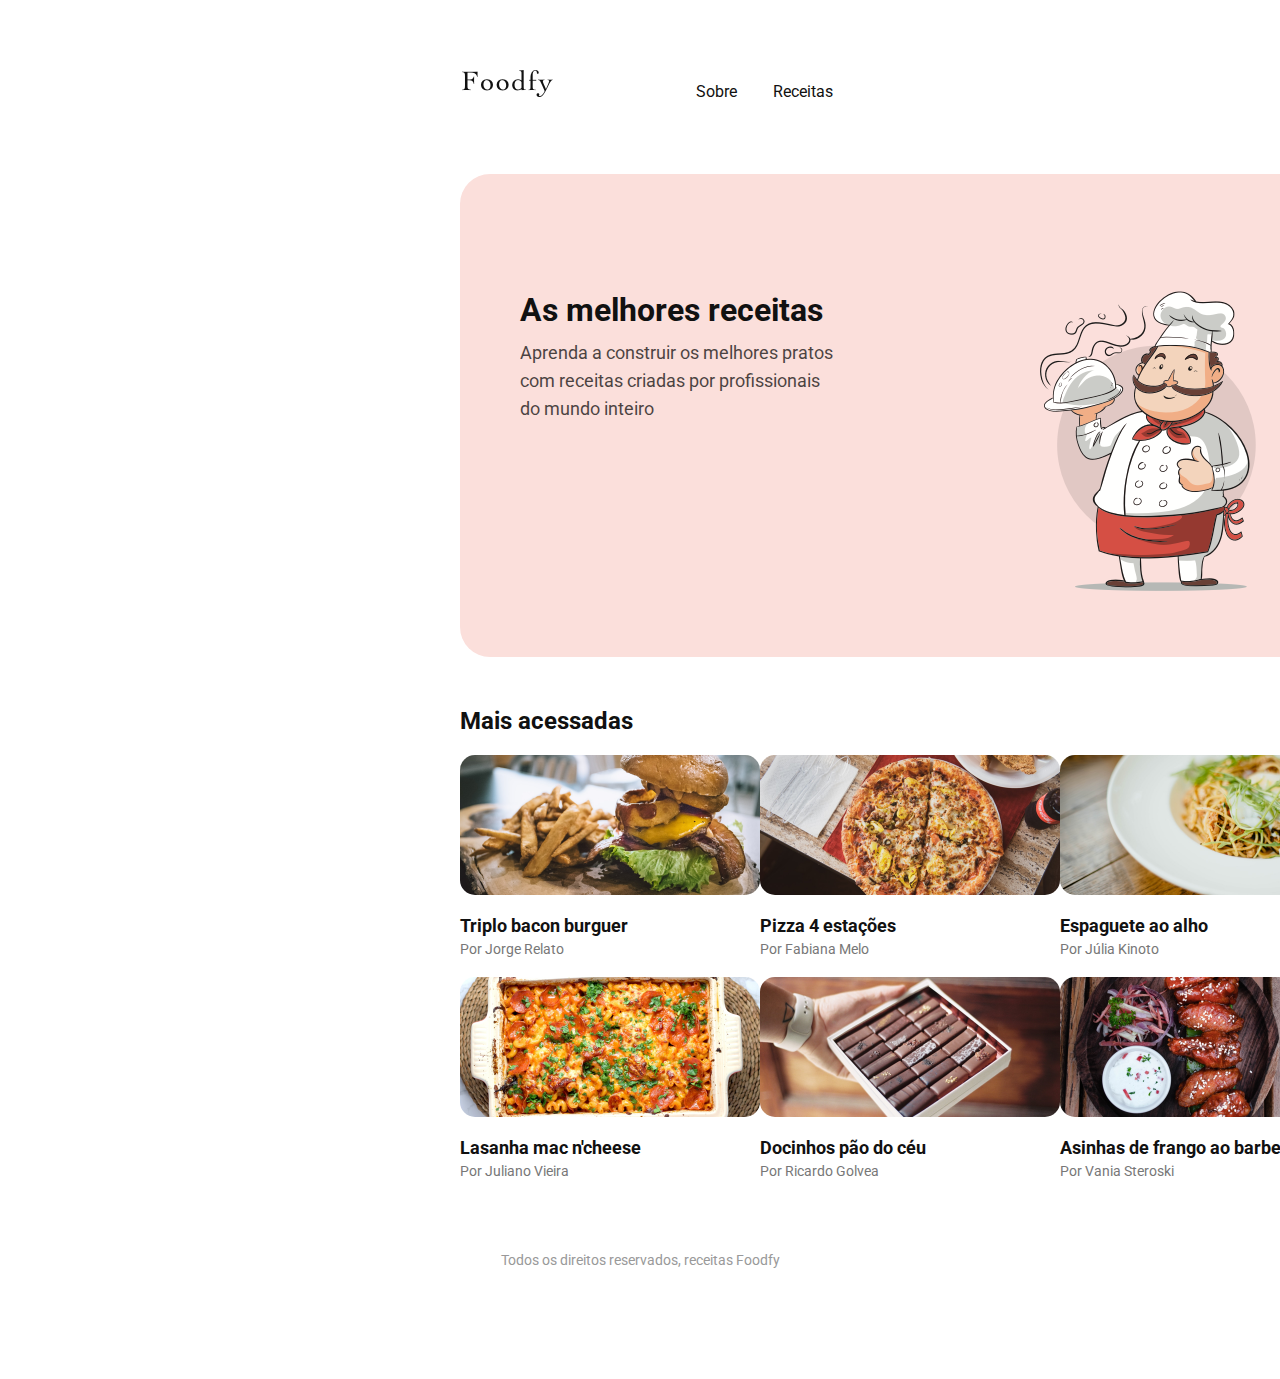
<file: index.html>
<head>
        <title>Foodfy</title>
        <link rel="stylesheet" href="styles.css">
        <link href="https://fonts.googleapis.com/icon?family=Material+Icons"
      rel="stylesheet">

    </head>

    <body>
        <header>
            <div class="links">
                <img src=".\logo.png" alt="logo">
                <a href="sobre.html">Sobre</a>
                <a href="receitas.html">Receitas</a>
            </div>
        </header>

        <div class="chef">
            <h1>As melhores receitas</h1>
            <p>Aprenda a construir os melhores pratos com receitas criadas por profissionais do mundo inteiro</p>
            <img src="./chef.png" alt="chef">
        </div>

        <div class="titulopag">
            <p>Mais acessadas</p>
        </div>
       
        <section class="cards">
            <card>
                <div class="cardimg">
                    <img src="burger.png" alt="burguer">
                </div>
                <div class="cardinfo">Triplo bacon burguer</div>
                <div class="cardauthor">Por Jorge Relato</div>
            </card>
            <card>
                <div class="cardimg">
                    <img src="pizza.png" alt="pizza">
                </div>
                <div class="cardinfo">Pizza 4 estações</div>
                <div class="cardauthor">Por Fabiana Melo</div>
            </card>
            <card>
                <div class="cardimg">
                    <img src="espaguete.png" alt="espaguete">
                </div>
                <div class="cardinfo">Espaguete ao alho</div>
                <div class="cardauthor">Por Júlia Kinoto</div>
            </card>
            <card>
                <div class="cardimg">
                    <img src="lasanha.png" alt="lasanha">
                </div>
                <div class="cardinfo">Lasanha mac n'cheese</div>
                <div class="cardauthor">Por Juliano Vieira</div>
            </card>
            <card>
                <div class="cardimg">
                    <img src="doce.png" alt="doce">
                </div>
                <div class="cardinfo">Docinhos pão do céu</div>
                <div class="cardauthor">Por Ricardo Golvea</div>
            </card>
            <card>
                <div class="cardimg">
                    <img src="asinhas.png" alt="asinhas">
                </div>
                <div class="cardinfo">Asinhas de frango ao barbecue</div>
                <div class="cardauthor">Por Vania Steroski</div>
            </card>
        </section>

        <footer>
            Todos os direitos reservados, receitas Foodfy
        </footer>
    </body>
</file>
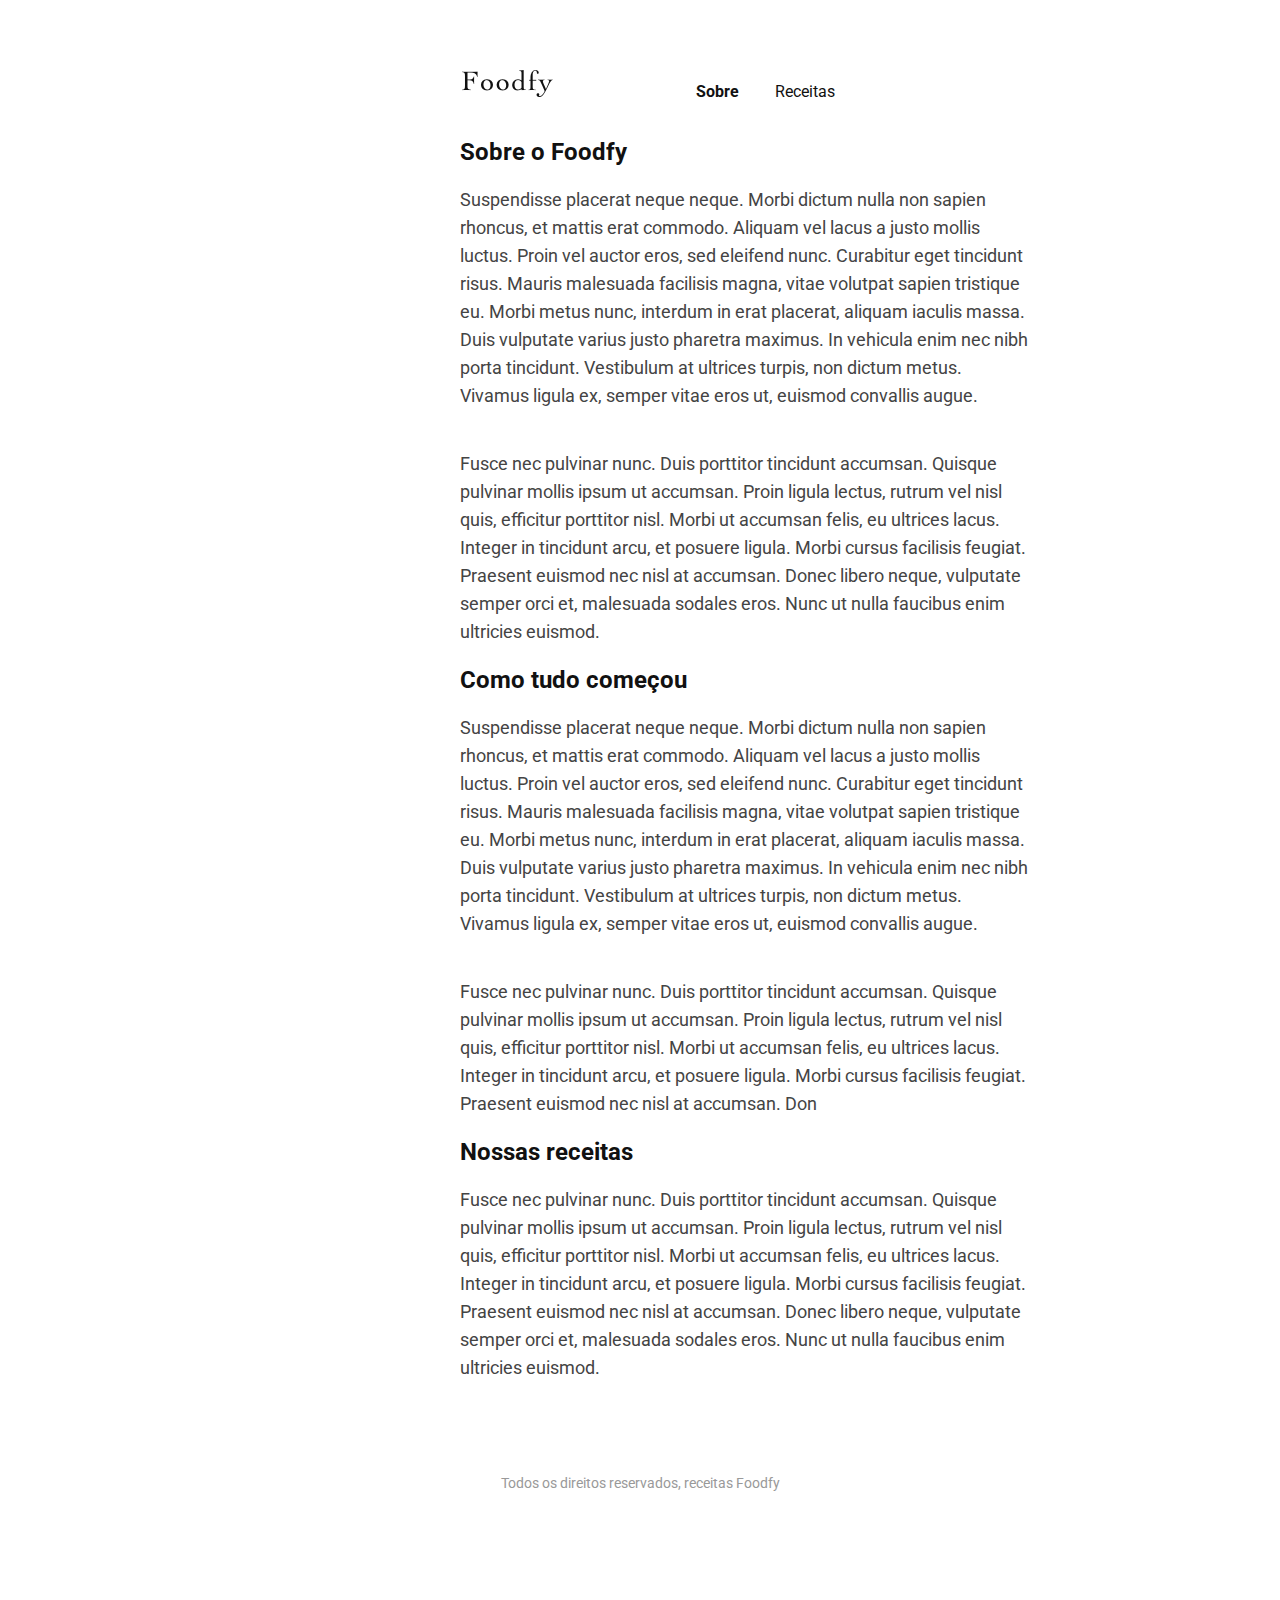
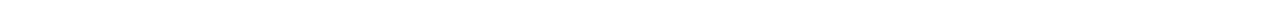
<file: sobre.html>
<head>
    <title>Foodfy</title>
    <link rel="stylesheet" href="styles.css">
    <link href="https://fonts.googleapis.com/icon?family=Material+Icons"
  rel="stylesheet">

</head>

<body>
    <header>
        <div class="links">
            <img src=".\logo.png" alt="logo">
            <a href="sobre.html" style="font-weight: bold;">Sobre</a>
            <a href="receitas.html">Receitas</a>
        </div>
    </header>

    <div class="titulopag">
        <p>Sobre o Foodfy</p>
    </div>
    <div class="infopag">
        <p>
        Suspendisse placerat neque neque. Morbi dictum nulla non sapien rhoncus, et mattis erat commodo. Aliquam vel
        lacus a justo mollis luctus. Proin vel auctor eros, sed eleifend nunc. Curabitur eget tincidunt risus. Mauris malesuada
        facilisis magna, vitae volutpat sapien tristique eu. Morbi metus nunc, interdum in erat placerat, aliquam iaculis massa.
        Duis vulputate varius justo pharetra maximus. In vehicula enim nec nibh porta tincidunt. Vestibulum at ultrices turpis,
        non dictum metus. Vivamus ligula ex, semper vitae eros ut, euismod convallis augue.
        </p>
        
        <p>
        Fusce nec pulvinar nunc. Duis porttitor tincidunt accumsan. Quisque pulvinar mollis ipsum ut accumsan. Proin ligula
        lectus, rutrum vel nisl quis, efficitur porttitor nisl. Morbi ut accumsan felis, eu ultrices lacus. Integer in tincidunt arcu, et
        posuere ligula. Morbi cursus facilisis feugiat. Praesent euismod nec nisl at accumsan. Donec libero neque, vulputate
        semper orci et, malesuada sodales eros. Nunc ut nulla faucibus enim ultricies euismod.
        </p>
    </div>

    <div class="titulopag">
        <p>Como tudo começou</p>
    </div>
    <div class="infopag">
        <p>
            Suspendisse placerat neque neque. Morbi dictum nulla non sapien rhoncus, et mattis erat commodo. Aliquam vel
            lacus a justo mollis luctus. Proin vel auctor eros, sed eleifend nunc. Curabitur eget tincidunt risus. Mauris malesuada
            facilisis magna, vitae volutpat sapien tristique eu. Morbi metus nunc, interdum in erat placerat, aliquam iaculis massa.
            Duis vulputate varius justo pharetra maximus. In vehicula enim nec nibh porta tincidunt. Vestibulum at ultrices turpis,
            non dictum metus. Vivamus ligula ex, semper vitae eros ut, euismod convallis augue.
        </p>
        
        <p>
            Fusce nec pulvinar nunc. Duis porttitor tincidunt accumsan. Quisque pulvinar mollis ipsum ut accumsan. Proin ligula
            lectus, rutrum vel nisl quis, efficitur porttitor nisl. Morbi ut accumsan felis, eu ultrices lacus. Integer in tincidunt arcu, et
            posuere ligula. Morbi cursus facilisis feugiat. Praesent euismod nec nisl at accumsan. Don
        </p>
    </div>

    <div class="titulopag">
        <p>Nossas receitas</p>
    </div>
    <div class="infopag">
        <p>
            Fusce nec pulvinar nunc. Duis porttitor tincidunt accumsan. Quisque pulvinar mollis ipsum ut accumsan. Proin ligula
            lectus, rutrum vel nisl quis, efficitur porttitor nisl. Morbi ut accumsan felis, eu ultrices lacus. Integer in tincidunt arcu, et
            posuere ligula. Morbi cursus facilisis feugiat. Praesent euismod nec nisl at accumsan. Donec libero neque, vulputate
            semper orci et, malesuada sodales eros. Nunc ut nulla faucibus enim ultricies euismod.
        </p>
    </div>
    <footer>
        Todos os direitos reservados, receitas Foodfy
    </footer>
</body>
</file>
<file: styles.css>
@import "https://fonts.googleapis.com/css?family=Source+Sans+Pro:400,700&display=swap";
@import "https://fonts.googleapis.com/css2?family=Roboto&display=swap";

*{
    margin:0;
    padding: 0;
    border: 0;
}

body {
    background: white;
    font-family: 'Roboto', sans-serif;
    color: #111111;
    margin: 38px 230px;

}

header {
    padding: 32px;
    background: white;
}

footer {
    padding: 73px;
    text-align: center;
    font-size: 14px;
    color: #999999;
}
/*===CABECALHO===*/

.links img {
    padding-right: 123px;
    margin-left: 200px;
}

.links a {
    color: #111111;
    font-size: 16px;
    line-height: 28px;
    margin: 0 16px;
    text-decoration: none;
}

.links a:hover {
    color: var(--color-green);
    transition: color 500ms;
}

.chef {
    background-color: #FBDFDB;
    margin: 36px 230px 50px;
    border-radius: 30px;
    height: 366px;
    width: 940px;
    padding-left: 60px;
    padding-top: 117px;
    display: flex;
    flex-flow: column wrap;
}

.chef img{
    width: 216px;
    height: 300px;
}

.chef p {
    opacity: 0.7;
    font-size: 18px;
    width: 316px;
    font-family: 'Roboto', sans-serif;
    color: black;
    line-height: 28px;
    padding-top: 10px;
}

/*===CARDS===*/

.cards {
    max-width: 1000px;
    margin-left: 230px;
    display: grid;
    grid-template-columns: 1fr 1fr 1fr;
}

.titulopag p {
    font-size: 24px;
    font-weight: bold;
    margin-left: 230px;
}

.cards card{
    display: flex;
    flex-direction: column;
}

.cardimg img{
    margin-top: 20px;
    margin-bottom: 20px;
    width: 300px;
    height: 140px;
    border-radius: 15px;
}

.cardinfo {
    font-size: 18px;
    font-weight: bold;
    padding-bottom: 5px;
}

.cardauthor {
    font-size: 14px;
    color: #777777;
}


/*===SOBRE===*/

.infopag p{
    font-family:'Roboto', sans-serif;
    max-width: 1000px;
    margin-left: 210px;
    padding: 20px;
    font-size: 18px;
    line-height: 28px;
    color: #444444;
}

/*==MODAL==*/

.modal-overlay {
    background-color: rgba(0, 0, 0, 0.7);
    width: 100%;
    height: 100%;
    position: fixed;
    left: 0;
    top:0;
    opacity: 0;
    visibility: hidden;
}

.modal {
    background-color: white;
    width: 660px;
    height: 413px;
    margin: 355px auto;
    position: relative;
    border-radius: 16px;
}

.modal .closemodal {
    color: #999999;
    position: absolute;
    cursor: pointer;
    bottom: 30px;
    padding-left: 281px;
}

.modal-overlay.active {
    opacity: 1;
    visibility: visible;
}

.modalimg img{
    margin: 30px;
    width: 600px;
    height: 200px;
    border-radius: 15px;
}

.modalinfo {
    text-align: center;
    font-size: 24px;
    color: #111111
}

.modalauthor {
    text-align: center;
    color: #777777;
    font-size: 18px;
    padding: 5px;
}
</file>
